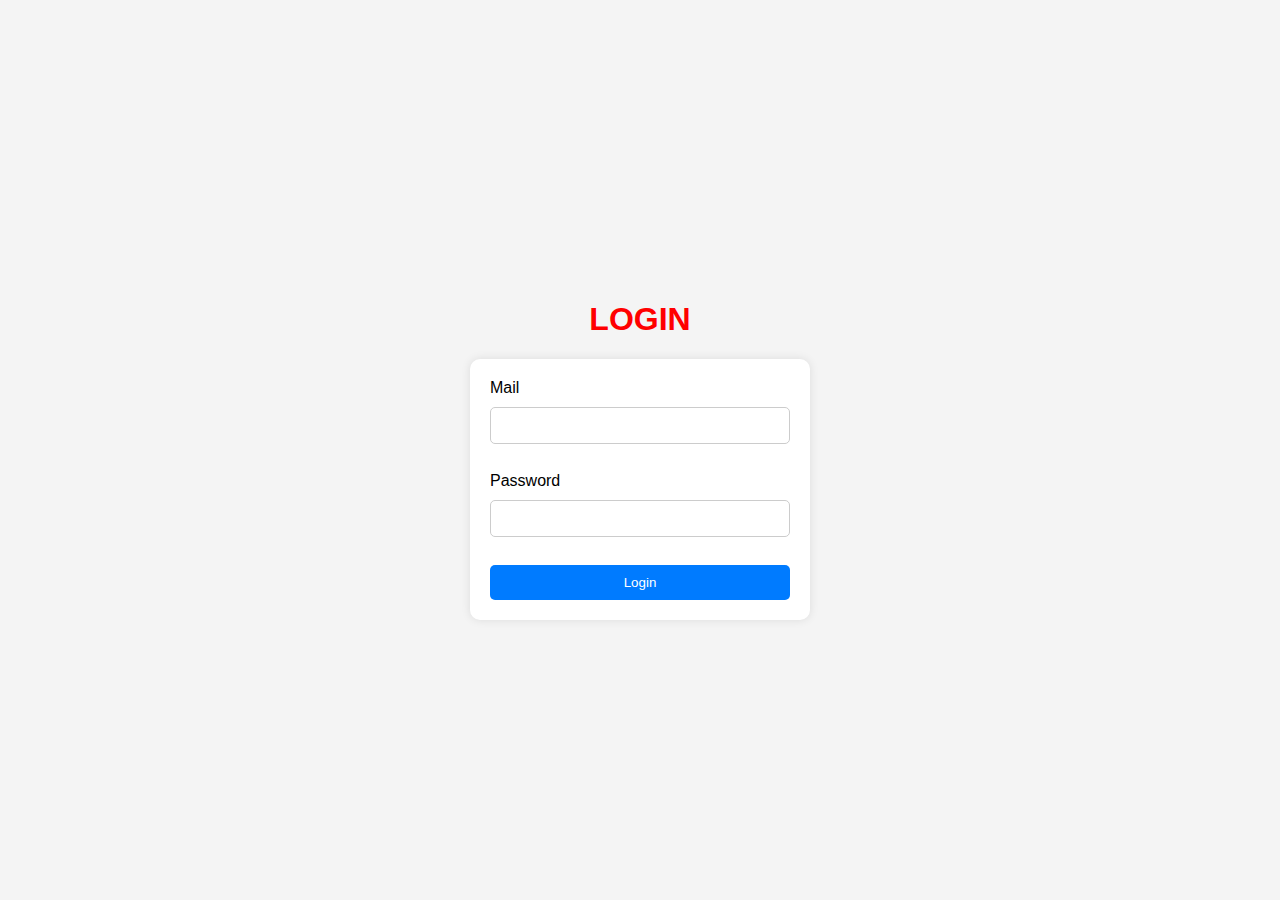
<file: webpages/index.html>
<!DOCTYPE HTML>

<html>

<head>
    <meta name="viewport" content="width=device-width, initial-scale=1.0">
    <link rel="stylesheet" href="styles/style.css">
        <style>
        form {

            padding: 20px;
            border-radius: 10px;
            display: flex;
            flex-direction: column;
            width: 300px;
        }
        body { 
            font-family: Arial, sans-serif;
            display: flex;
            flex-direction: column;
            align-items: center;
            justify-content: center;
            height: 100vh;
            margin: 0;
        }
        </style>
    <meta charset="utf-8" />
    <title>LOGIN</title>

</head>
<body>

    <label class="theme">
        <div id="themeToggle" class="theme__toggle"></div>
    </label>

    <script>
        document.addEventListener("DOMContentLoaded", function () {
            const toggle = document.getElementById("themeToggle");
            const body = document.body;

            // Controlla se c'è un tema salvato nel localStorage
            if (localStorage.getItem("theme") === "dark") {
                body.classList.add("dark-mode");
                toggle.classList.add("checked");
            }

            toggle.addEventListener("click", function () {
                if (body.classList.contains("dark-mode")) {
                    body.classList.remove("dark-mode");
                    toggle.classList.remove("checked");
                    localStorage.setItem("theme", "light");
                } else {
                    body.classList.add("dark-mode");
                    toggle.classList.add("checked");
                    localStorage.setItem("theme", "dark");
                }
            });
        });
    </script>

    <h1>LOGIN</h1>
    <form action='login.html' method='post'>
        Mail<input type='text' name='username' required><br>
        Password <input type='password' name='password' required><br>
        <button type='submit' name='loginButton'>Login</button>
    </form>

</body>

</html>
</file>
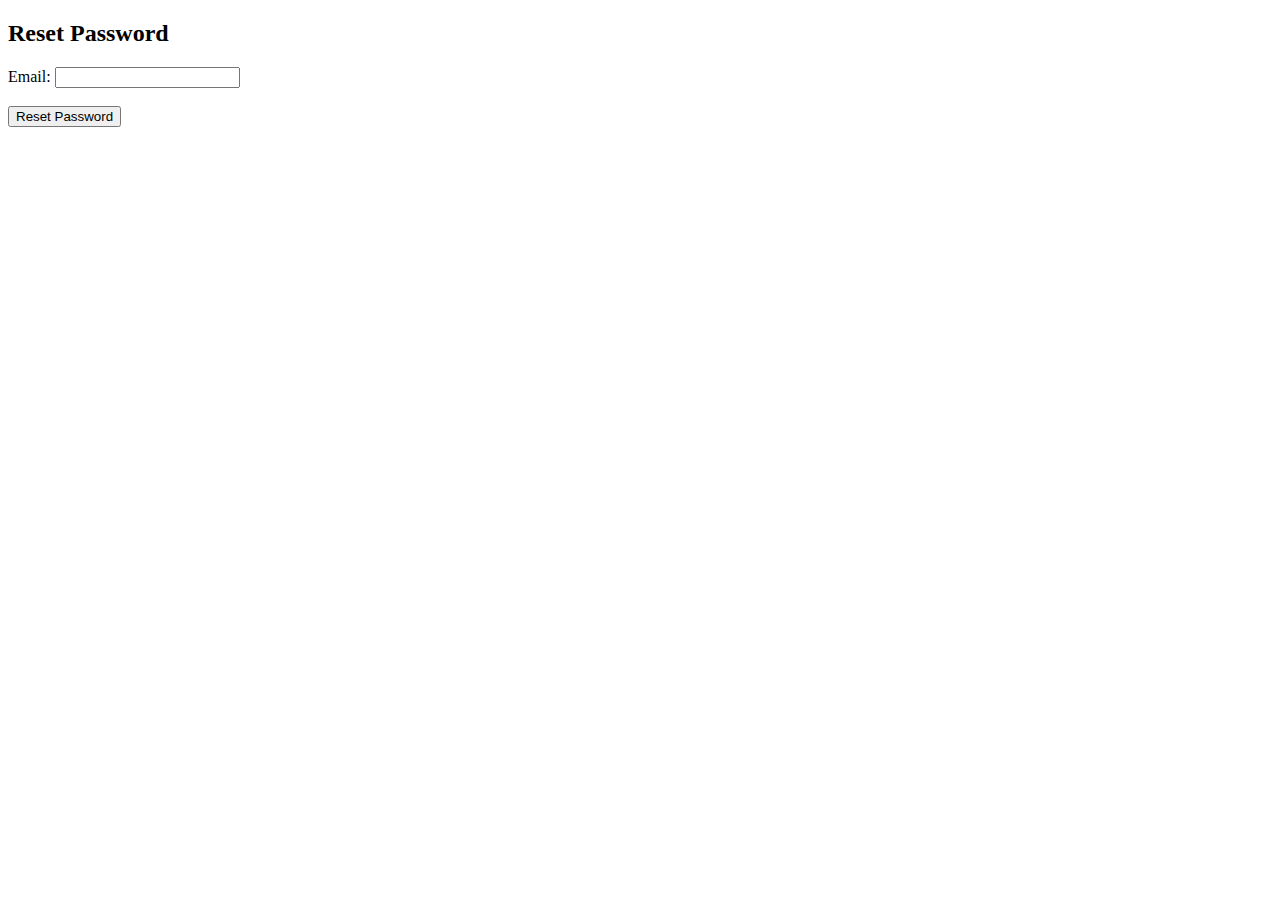
<file: webpages/forgottenPassword.html>
<!DOCTYPE html>
<html lang="it">
<head>
    <meta charset="UTF-8">
    <meta name="viewport" content="width=device-width, initial-scale=1.0">
    <title>Reset Password</title>
</head>
<body>
    <h2>Reset Password</h2>
    <form action="forgottenPassword.php" method="post">
        <label for="email">Email:</label>
        <input type="text" id="email" name="email" required>
        <br><br>
        <input type="submit" value="Reset Password">
    </form>
</body>
</html>
</file>
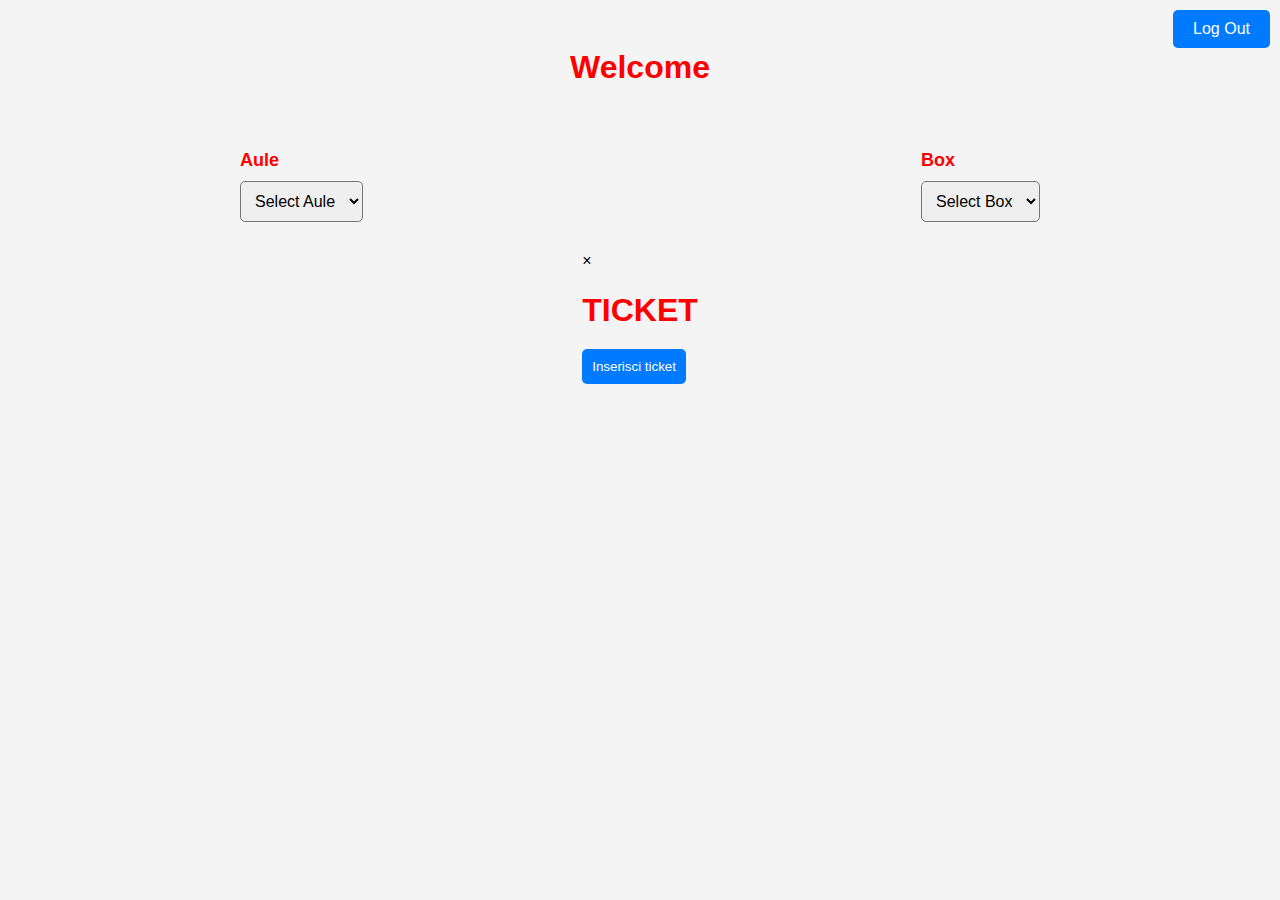
<file: webpages/home.html>
<!DOCTYPE html>
<html lang="it">

<head>
    <meta charset="UTF-8">
    <meta name="viewport" content="width=device-width, initial-scale=1.0">
    <title>Home</title>
    <link rel="stylesheet" href="styles/style.css">
    <style>
        #top-right-button {
        position: fixed;
        top: 10px;
        right: 10px;
        padding: 10px 20px;
        background-color: #007bff;
        color: white;
        border: none;
        border-radius: 5px;
        font-size: 16px;
        cursor: pointer;
        z-index: 1000;
    }
    
    td:hover {
    background-color: #e2e6ea;
    color: #007bff;
    }


    #top-right-button:hover {
        background-color: #0056b3; 
    }
    body {
        display: flex;
        flex-direction: column;
        align-items: center;
        padding: 20px;
        font-family: Arial, sans-serif;
    }

    h1 {
        text-align: center;
        margin-bottom: 20px;
    }

    .dropdown-container {
        display: flex;
        justify-content: space-between;
        width: 100%;
        max-width: 800px;
        margin-top: 20px;
    }

    h4 {
        margin-bottom: 10px;
        font-size: 18px;
        color: #ff0000;
    }

    select {
        padding: 10px;
        font-size: 16px;
        width: 100%;
        border-radius: 5px;
        box-sizing: border-box;
    }

</style>
</head>

<body>
    <label class="theme">
        <div id="themeToggle" class="theme__toggle"></div>
    </label>

    <h1>Welcome</h1>

    <div class="dropdown-container">
        <!-- Dropdown per le Aule -->
        <div>
            <h4>Aule</h4>
            <select name="Aule" id="AuleList" onchange="handleChange('Aule')">
                <option value="">Select Aule</option>
            </select>
        </div>

        <!-- Dropdown per i Box -->
        <div>
            <h4>Box</h4>
            <select name="Box" id="BoxList" onchange="handleChange('Box')">
                <option value="">Select Box</option>
            </select>
        </div>
    </div>

    <button id="top-right-button" onclick="LogOut()">Log Out</button>
    <div id="table-container" style="margin-top: 30px; width: 100%; max-width: 800px;"></div>
    <!-- Modale -->
    <div id="miaModale" class="modale">
        <div class="modale-content">
        <span class="close">&times;</span>
        <h1>TICKET</h1>
        <p id="hostnameText"></p>
        <button>Inserisci ticket</button>
        </div>
    </div>

  
    <script>
        hostname = "";
        // gestione del tema
        document.addEventListener("DOMContentLoaded", () => {
            const toggle = document.getElementById("themeToggle");
            const body = document.body;
            const savedTheme = localStorage.getItem("theme");

            if (savedTheme === "dark") {
                body.classList.add("dark-mode");
                toggle.classList.add("checked");
            }

            toggle.addEventListener("click", () => {
                body.classList.toggle("dark-mode");
                toggle.classList.toggle("checked");
                localStorage.setItem("theme", body.classList.contains("dark-mode") ? "dark" : "light");
            });
        });

        function LogOut() {
            window.location.replace("index.html");
        }

        // Funzione per gestire i cambi dei valori del dropdown (Aule/Box)
        function handleChange(type) {
            const listElement = type === 'Aule' ? document.getElementById('AuleList') : document.getElementById('BoxList');
            const selectedValue = listElement.value;
            
            // Pulisco il contenuto del dropdown in caso di cambiamento del di quest ultimo
            if (type === 'Aule') {
                document.getElementById('BoxList').value = "";
            } else {
                document.getElementById('AuleList').value = "";
            }

            if (selectedValue) {
                fetch(`save${type}ToSession.php`, {
                    method: 'POST',
                    headers: {
                        'Content-Type': 'application/x-www-form-urlencoded'
                    },
                    body: `selected${type}=${encodeURIComponent(selectedValue)}`
                })
                .then(response => response.text())
                .then(() => loadDetails(type, selectedValue))
                .catch(() => document.getElementById('table-container').innerHTML = `<p>Nessun dato disponibile per il ${type} selezionato.</p>`);
            }
        }

        // Carico i dati(Aule o Box)
        async function loadDetails(type, value) {
            const url = `http://localhost:5000/${type === 'Aule' ? 'fissi' : 'portatili'}/${value}`;
            try {
                const response = await fetch(url);
                const data = await response.json();
                const container = document.getElementById('table-container');
                container.innerHTML = ""; // Cancello il contenuto di prima
                
                if (!data || data.length === 0) {
                    container.innerHTML = `<p>Nessun dato disponibile per il ${type} selezionato.</p>`;
                    return;
                }

                // Struttura della tabella
                const table = document.createElement("table");
                table.style.borderCollapse = "collapse";
                table.style.width = "100%";
                const thead = document.createElement("thead");
                const headerRow = document.createElement("tr");
                const th = document.createElement("th");
                th.textContent = "Hostnames";
                th.style.padding = "10px";
                headerRow.appendChild(th);
                thead.appendChild(headerRow);
                table.appendChild(thead);

                const tbody = document.createElement("tbody");
                let dataRow = document.createElement("tr");
                const modale = document.getElementById('miaModale');
                const testoModale = document.getElementById('testoModale');
                const chiudi = document.querySelector('.close');

                data.forEach((item, index) => {
                    const td = document.createElement("td");
                    td.textContent = item.HostName || item.hostname;
                    hostname = td.textContent;
                    td.style.border = "1px solid #ccc";
                    td.style.padding = "10px";
                    
                      // Per chiudere la modale
                      chiudi.onclick = function() {
                        modale.style.display = 'none';
                      }

                    dataRow.appendChild(td);

                    if ((index + 1) % 6 === 0) {
                        tbody.appendChild(dataRow);
                        dataRow = document.createElement("tr");
                    }
                });
                tbody.addEventListener('click', function(event) {
                        let target = event.target;
                        while (target && target.nodeName !== 'TR') {
                          target = target.parentElement;
                        }
                        if (target) {
                          const celle = target.getElementsByTagName('td');
                          if (celle.length > 0) {
                            let contenuto = '';
                            for (let cella of celle) {
                              contenuto += cella.innerText + ' ';
                            }
                            const hostnameText = document.getElementById('hostnameText');
                            hostnameText.textContent = "Hostname PC :" + hostname;
                            console.log(hostname);
                            modale.style.display = 'block';
                          }
                        }
                      });

                if (dataRow.children.length > 0) tbody.appendChild(dataRow);

                table.appendChild(tbody);
                container.appendChild(table);
            } catch (error) {
                document.getElementById('table-container').innerHTML = `<p>Errore nel caricamento dei dati per ${type}.</p>`;
                console.log(error);
            }
        }

        // Fetch dei dati per Aule e Box
        function initializeData() {
            const fetchData = async (url, listId) => {
                try {
                    const response = await fetch(url, {
                        method: 'GET',
                        mode: 'cors',
                        headers: {
                          'Content-Type': 'application/json'
                        }
                      });
                    const data = await response.json();
                    const list = document.getElementById(listId);

                    data.forEach(item => {
                        const option = document.createElement('option');
                        option.value = item.nAula || item.codBox;
                        option.textContent = item.nAula || item.codBox;
                        list.appendChild(option);
                    });
                } catch (error) {
                    console.error('Error fetching initial data:', error);
                }
            };

            fetchData('http://localhost:5000/aule', 'AuleList');
            fetchData('http://localhost:5000/box', 'BoxList');
        }


        initializeData();
    </script>
</body>

</html>
</file>
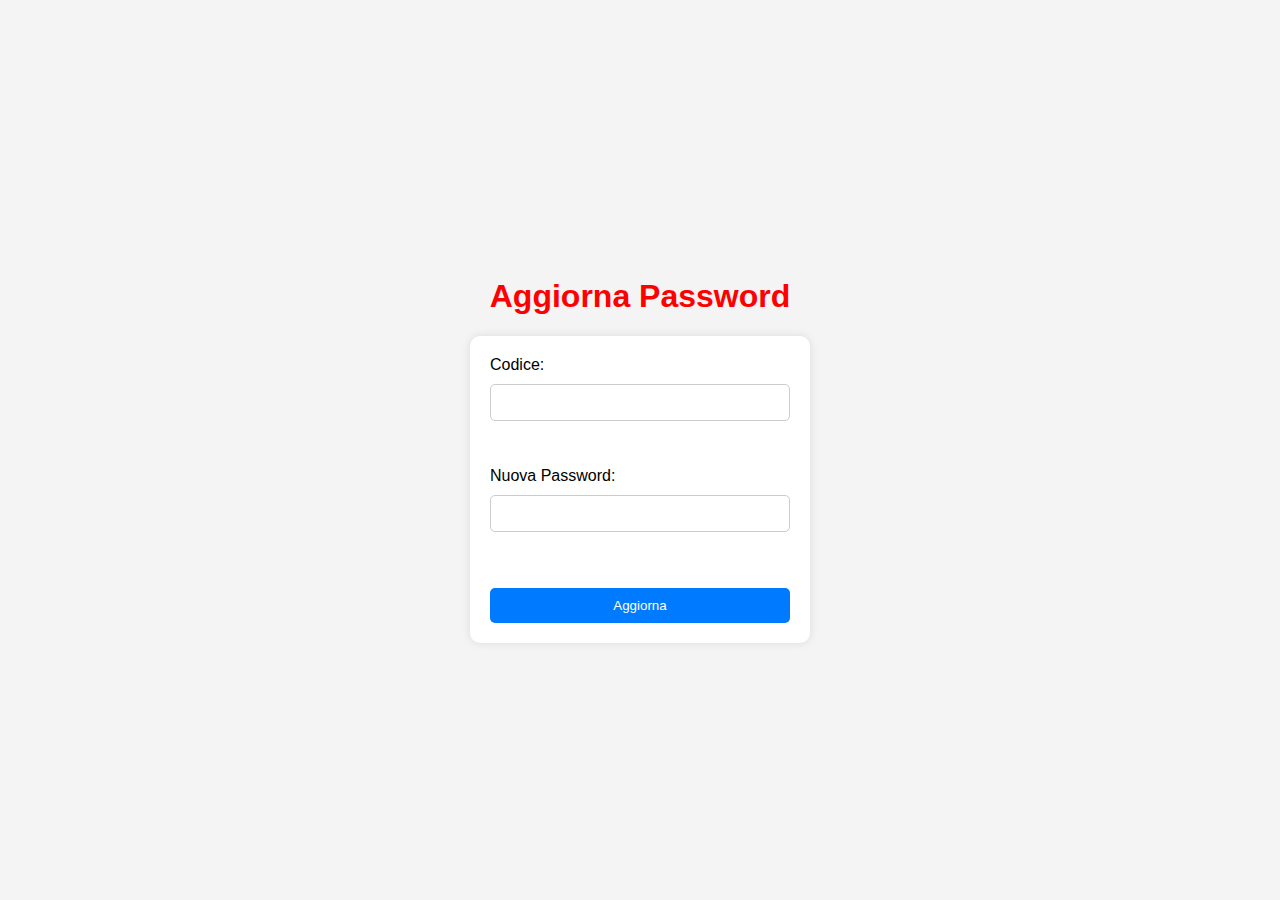
<file: webpages/updatePassword.html>
<!DOCTYPE html>
<html lang="it">

<head>
    <meta charset="UTF-8">
    <meta name="viewport" content="width=device-width, initial-scale=1.0">
    <title>Update Password</title>
    <link rel="stylesheet" href="styles/style.css">
    <style>
        form {
            padding: 20px;
            border-radius: 10px;
            display: flex;
            flex-direction: column;
            width: 300px;
        }

        body {
            font-family: Arial, sans-serif;
            display: flex;
            flex-direction: column;
            align-items: center;
            justify-content: center;
            height: 100vh;
            margin: 0;
        }

        button {
            margin-top: 10px;
        }
    </style>
    <script>
        async function updatePassword(event) {
            event.preventDefault();

            const urlParams = new URLSearchParams(window.location.search);
            const newPassword = document.getElementById("password").value;
            const token = document.getElementById("code").value;

            if (!newPassword) {
                alert("La password non può essere vuota.");
                return;
            }

            if (!token) {
                alert("Il codice di ripristino non può essere vuoto.");
                return;
            }

            try {
                const response = await fetch(`http://127.0.0.1:5000/update-password`, {
                    method: 'PATCH',
                    headers: {
                        'Content-Type': 'application/json',
                    },
                    body: JSON.stringify({ token_number: token, new_password: newPassword }),
                });

                const result = await response.json();

                if (response.ok) {
                    alert("Password aggiornata con successo.");
                    window.location.href = 'index.html';
                } else {
                    alert(result.Error || "Aggiornamento della password fallito. Controlla il codice e riprova.");
                }
            } catch {
                alert("Si è verificato un errore. Riprova più tardi.");
            }
        }
    </script>
</head>

<body>
    <label class="theme">
        <div id="themeToggle" class="theme__toggle"></div>
    </label>

    <script>
        document.addEventListener("DOMContentLoaded", function () {
            const toggle = document.getElementById("themeToggle");
            const body = document.body;

            if (localStorage.getItem("theme") === "dark") {
                body.classList.add("dark-mode");
                toggle.classList.add("checked");
            }

            toggle.addEventListener("click", function () {
                if (body.classList.contains("dark-mode")) {
                    body.classList.remove("dark-mode");
                    toggle.classList.remove("checked");
                    localStorage.setItem("theme", "light");
                } else {
                    body.classList.add("dark-mode");
                    toggle.classList.add("checked");
                    localStorage.setItem("theme", "dark");
                }
            });
        });
    </script>

    <h1>Aggiorna Password</h1>
    <form onsubmit="updatePassword(event)">
        <label for="code">Codice:</label>
        <input type="text" id="code" name="code" required>
        <br><br>
        <label for="password">Nuova Password:</label>
        <input type="password" id="password" name="password" required>
        <br><br>
        <button type="submit">Aggiorna</button>
    </form>
</body>

</html>
</file>
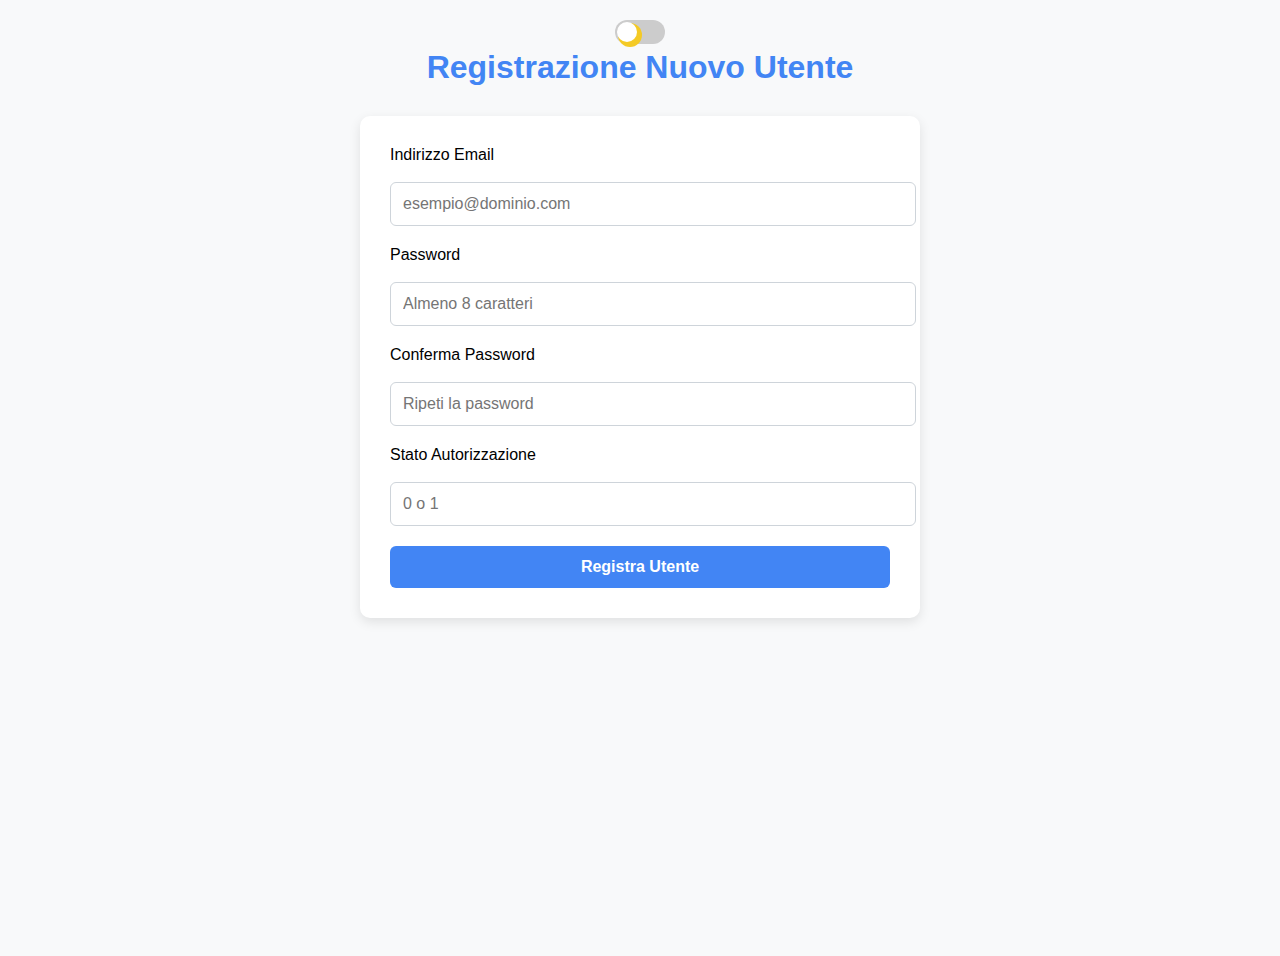
<file: API/static/createUser.html>
<!DOCTYPE html>
<html lang="it">

<head>
    <link rel="icon" href="/static/images/favicon.ico" type="image/x-icon">
    <meta charset="UTF-8">
    <meta name="viewport" content="width=device-width, initial-scale=1.0">
    <title>Registrazione Utente</title>
    <link rel="icon" href="/static/images/favicon.ico" type="image/x-icon">
    <link rel="stylesheet" href="styles/style.css">
    <style>
        :root {
            --primary-color: #4285f4;
            --secondary-color: #34a853;
            --error-color: #ea4335;
            --success-color: #34a853;
            --text-color: #333;
            --bg-color: #f8f9fa;
            --input-bg: #ffffff;
            --border-color: #ced4da;
        }

        .dark-mode {
            --text-color: #f8f9fa;
            --bg-color: #212529;
            --input-bg: #343a40;
            --border-color: #495057;
        }

        body {
            display: flex;
            flex-direction: column;
            align-items: center;
            padding: 20px;
            font-family: 'Segoe UI', Tahoma, Geneva, Verdana, sans-serif;
            background-color: var(--bg-color);
            color: var(--text-color);
            min-height: 100vh;
            transition: background-color 0.3s, color 0.3s;
        }

        h1 {
            text-align: center;
            margin-bottom: 30px;
            color: var(--primary-color);
        }

        #registerForm {
            width: 100%;
            max-width: 500px;
            padding: 30px;
            border-radius: 10px;
            box-shadow: 0 4px 12px rgba(0, 0, 0, 0.1);
            background-color: var(--input-bg);
        }

        label {
            display: block;
            margin-bottom: 8px;
            font-weight: 500;
        }

        input {
            width: 100%;
            padding: 12px;
            margin-bottom: 20px;
            border: 1px solid var(--border-color);
            border-radius: 6px;
            font-size: 16px;
            background-color: var(--input-bg);
            color: var(--text-color);
            transition: border-color 0.3s;
        }

        input:focus {
            border-color: var(--primary-color);
            outline: none;
            box-shadow: 0 0 0 3px rgba(66, 133, 244, 0.2);
        }

        button {
            width: 100%;
            padding: 12px;
            background-color: var(--primary-color);
            color: white;
            border: none;
            border-radius: 6px;
            font-size: 16px;
            font-weight: 600;
            cursor: pointer;
            transition: background-color 0.3s;
        }

        button:hover {
            background-color: #3367d6;
        }

        .message {
            padding: 12px;
            border-radius: 6px;
            margin-top: 20px;
            text-align: center;
            display: none;
        }

        #errorMessage {
            background-color: rgba(234, 67, 53, 0.1);
            color: var(--error-color);
        }

        #successMessage {
            background-color: rgba(52, 168, 83, 0.1);
            color: var(--success-color);
        }

        .theme {
            position: fixed;
            top: 20px;
            right: 20px;
            cursor: pointer;
        }

        .theme__toggle {
            width: 50px;
            height: 24px;
            background-color: #ccc;
            border-radius: 12px;
            position: relative;
            transition: background-color 0.3s;
        }

        .theme__toggle.checked {
            background-color: var(--primary-color);
        }

        .theme__toggle::after {
            content: '';
            position: absolute;
            width: 20px;
            height: 20px;
            background-color: white;
            border-radius: 50%;
            top: 2px;
            left: 2px;
            transition: transform 0.3s;
        }

        .theme__toggle.checked::after {
            transform: translateX(26px);
        }

        @media (max-width: 600px) {
            #registerForm {
                padding: 20px;
            }
        }
    </style>
</head>

<body>
    <label class="theme" title="Cambia tema">
        <div id="themeToggle" class="theme__toggle"></div>
    </label>
    
    <h1>Registrazione Nuovo Utente</h1>
    
    <form id="registerForm">
        <label for="username">Indirizzo Email</label>
        <input type="email" id="username" name="username" required placeholder="esempio@dominio.com" />
        
        <label for="password">Password</label>
        <input type="password" id="password" name="password" required placeholder="Almeno 8 caratteri" minlength="8" />
        
        <label for="confirmPassword">Conferma Password</label>
        <input type="password" id="confirmPassword" name="confirmPassword" required placeholder="Ripeti la password" />
        
        <label for="autorizzato">Stato Autorizzazione</label>
        <input type="number" id="autorizzato" name="autorizzato" min="0" max="1" required placeholder="0 o 1" />
        
        <button type="submit">Registra Utente</button>
        
        <div id="errorMessage" class="message"></div>
        <div id="successMessage" class="message"></div>
    </form>

    <script>
        document.addEventListener("DOMContentLoaded", () => {
            // Gestione del tema
            const toggle = document.getElementById("themeToggle");
            const body = document.body;
            const savedTheme = localStorage.getItem("theme");

            if (savedTheme === "dark") {
                body.classList.add("dark-mode");
                toggle.classList.add("checked");
            }

            toggle.addEventListener("click", () => {
                body.classList.toggle("dark-mode");
                toggle.classList.toggle("checked");
                localStorage.setItem("theme", body.classList.contains("dark-mode") ? "dark" : "light");
            });

            // Gestione del form
            const registerForm = document.getElementById("registerForm");
            const errorMessage = document.getElementById("errorMessage");
            const successMessage = document.getElementById("successMessage");

            registerForm.addEventListener("submit", async function(event) {
                event.preventDefault();

                // Reset messaggi
                errorMessage.style.display = "none";
                successMessage.style.display = "none";

                // Validazione client-side
                const email = document.getElementById("username").value.trim();
                const password = document.getElementById("password").value;
                const confirmPassword = document.getElementById("confirmPassword").value;
                const autorizzato = parseInt(document.getElementById("autorizzato").value);

                // Validazione email
                if (!/^[^\s@]+@[^\s@]+\.[^\s@]+$/.test(email)) {
                    showError("Inserisci un indirizzo email valido.");
                    return;
                }

                // Validazione password
                if (password.length < 8) {
                    showError("La password deve contenere almeno 8 caratteri.");
                    return;
                }

                if (password !== confirmPassword) {
                    showError("Le password non coincidono.");
                    return;
                }

                if (![0, 1].includes(autorizzato)) {
                    showError("Il campo 'Autorizzato' deve essere 0 o 1.");
                    return;
                }

                try {
                    const response = await fetch("http://127.0.0.1:5000/utenti", {
                        method: "POST",
                        headers: {
                            "Content-Type": "application/json"
                        },
                        body: JSON.stringify({
                            name_mail: email,
                            password: password,
                            autorizzato: autorizzato
                        })
                    });

                    const data = await response.json();

                    if (response.ok) {
                        showSuccess("Utente registrato con successo!");
                        registerForm.reset();
                    } else {
                        showError(data.Error || "Errore durante la registrazione. L'utente potrebbe già esistere.");
                    }
                } catch (error) {
                    showError("Errore nella comunicazione con il server. Riprova più tardi.");
                    console.error("Errore:", error);
                }
            });

            function showError(message) {
                errorMessage.textContent = message;
                errorMessage.style.display = "block";
            }

            function showSuccess(message) {
                successMessage.textContent = message;
                successMessage.style.display = "block";
            }
        });
    </script>
</body>

</html>
</file>
<file: webpages/styles/style.css>
/* General Styles */
body {
    font-family: Arial, sans-serif;
    background-color: #f4f4f4;
}

h1 {
    color: red;
}

/* Form Styles */
form {
    background: white;
    padding: 20px;
    border-radius: 10px;
    box-shadow: 0px 0px 10px rgba(0, 0, 0, 0.1);
    display: flex;
    flex-direction: column;
    width: 300px;
}

input {
    margin: 10px 0;
    padding: 10px;
    border: 1px solid #ccc;
    border-radius: 5px;
}

button {
    background-color: #007bff;
    color: white;
    border: none;
    padding: 10px;
    border-radius: 5px;
    cursor: pointer;
    transition: background 0.3s ease;
}

button:hover {
    background-color: #0056b3;
}
</file>
<file: API/static/styles/style.css>
/* General Styles*/ 
body {
    font-family: Arial, sans-serif;
    background-color: #f4f4f4;
}

h1 {
    color: red;
}

a {
    color: red;
}

input {
    margin: 10px 0;
    padding: 10px;
    border: 1px solid #ccc;
    border-radius: 5px;
}

button {
    background-color: #007bff;
    color: white;
    border: none;
    padding: 10px;
    border-radius: 5px;
    cursor: pointer; 
    transition: background 0.3s ease;
}
td{
    cursor: pointer;
    
}



button:hover {
    background-color: #003b4b;
}

/*Light Mode*/
        body {

            --bg: rgb(241, 241, 241);
            --text-color: black;
            background-color: var(--bg);
            color: var(--text-color);
            transition: background-color 0.3s, color 0.3s;
            --bg-td: #e0e0e0a6;
            --text-td: black;
            --border-td: black;
        }

        /* Dark Mode */
        .dark-mode {
            --bg: #1e2a38; 
            --text-color: #e0e0e0;
            --bg-td: #161f29;
            --text-td: white;
            --border-td: #ddd;
        }
        th{
            color: red;
            padding: 12px; /* Spaziatura interna per ogni cella */
        }

        td{
            background-color: var(--bg-td); 
            color: var(--text-td);
            padding: 12px; /* Spaziatura interna per ogni cella */
            border: 10px solid var(--border-td); /* Bordo sottile e chiaro per ogni cella */
        }
        .theme {
            display: flex;
            align-items: center;
            justify-content: center;
            position: absolute;
            top: 20px;
            left: 20px;
        }

        .theme__toggle {
            width: 60px;
            height: 30px;
            background-color: hsl(48, 90%, 85%);
            border-radius: 25px;
            position: relative;
            cursor: pointer;
            transition: background-color 0.3s;
        }

        .theme__toggle:before {
            content: "";
            position: absolute;
            top: 3px;
            left: 3px;
            width: 24px;
            height: 24px;
            background-color: hsl(48, 90%, 55%);
            border-radius: 50%;
            transition: transform 0.3s, background-color 0.3s;
        }

        .theme__toggle.checked {
            background-color: hsl(198, 90%, 25%);
        }

        .theme__toggle.checked:before {
            background-color: hsl(198, 90%, 65%);
            transform: translateX(30px);
        }
        /* Stile della modale */
        .modale {
            display: none; 
            position: fixed;

            left: 0;
            top: 0;
            width: 600px;
            height: 600px;
            overflow: auto;
          }
      
          .modale-content {
            background-color: #fefefe;
            color: black;
            margin: 15% auto;
            padding: 20px;
            border-radius: 8px;
            width: 300px;
            text-align: center;
            box-shadow: 0 4px 8px rgba(0,0,0,0.2);
            animation: fadeIn 0.3s;
          }
      
          @keyframes fadeIn {
            from { opacity: 0; }
            to { opacity: 1; }
          }
      
          .close {
            color: #aaa;
            float: right;
            font-size: 24px;
            font-weight: bold;
            cursor: pointer;
          }
      
          .close:hover {
            color: black;
          }
</file>
